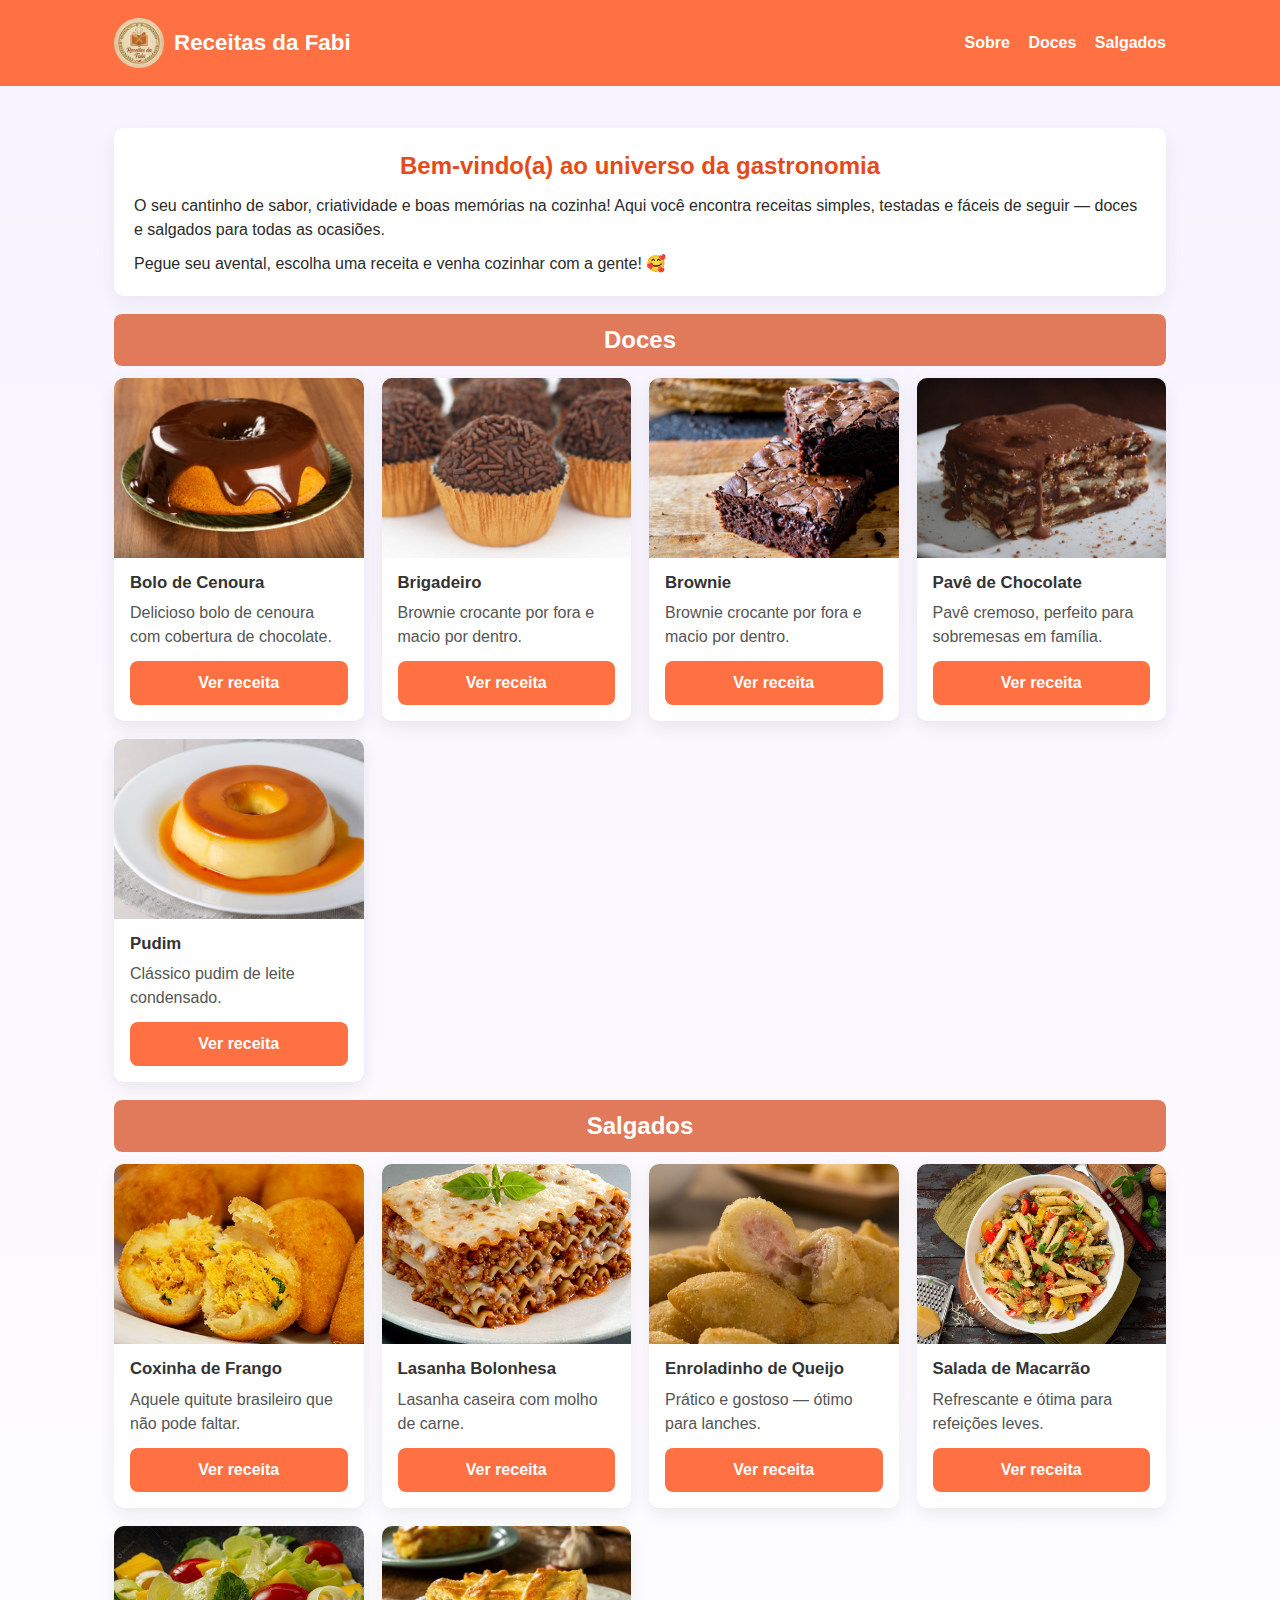
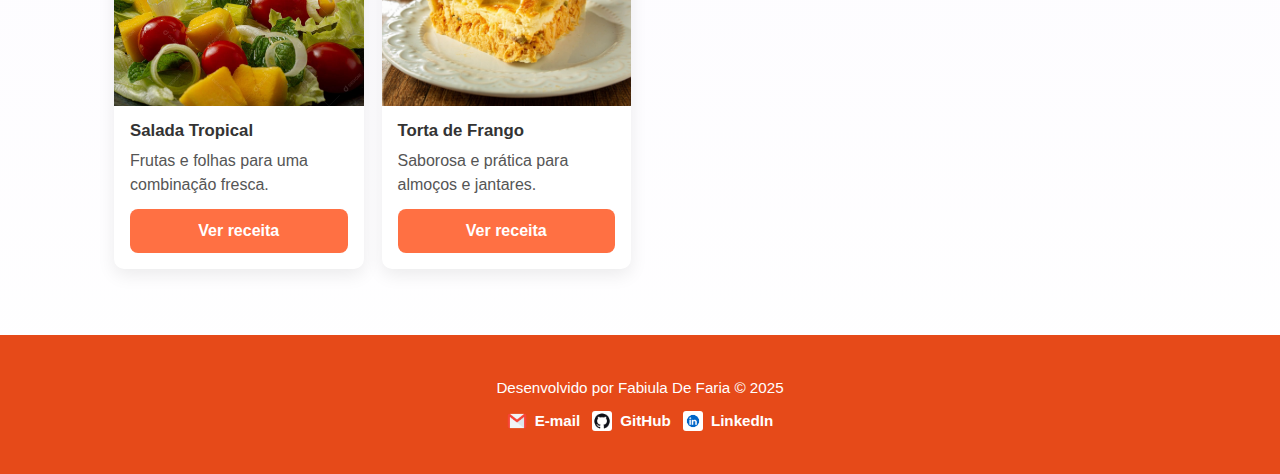
<file: index.html>
<!DOCTYPE html>
<html lang="pt-BR">
<head>
  <meta charset="utf-8">
  <meta name="viewport" content="width=device-width,initial-scale=1">
  <title>Receitas da Fabi</title>
  <link rel="shortcut icon" href="img/logoReceitas.png" type="image/x-icon">
  <link rel="stylesheet" href="style.css">
</head>
<body>

<header class="site-header">
  <div class="container header-inner">
      
     
    
      <div class="brand-area">
        <img src="img/logoReceitas.png" alt="Logo Receitas da Fabi" class="logo">
        <h1 class="brand">Receitas da Fabi</h1>
      </div>

      <nav class="main-nav" aria-label="Menu principal">
        <a href="#sobre">Sobre</a>
        <a href="#doces">Doces</a>
        <a href="#salgados">Salgados</a>
      </nav>
  </div>
</header>
  <main class="container">
    <section id="sobre" class="sobre">
      <h2>Bem-vindo(a) ao universo da gastronomia</h2>
      <p>O seu cantinho de sabor, criatividade e boas memórias na cozinha! Aqui você encontra receitas simples, testadas e fáceis de seguir — doces e salgados para todas as ocasiões.</p>
      <p class="lead">Pegue seu avental, escolha uma receita e venha cozinhar com a gente! 🥰</p>
    </section>

    <section id="doces" class="cards-section">
      <h2>Doces</h2>
      <div class="grid">
        <article class="card">
          <img src="img/bolo-cenoura.jpg" alt="Bolo de cenoura com cobertura de chocolate">
          <h3>Bolo de Cenoura</h3>
          <p>Delicioso bolo de cenoura com cobertura de chocolate.</p>
          <a href="bolocenoura.html" class="btn">Ver receita</a>
        </article>

        <article class="card">
          <img src="img/brigadeiro.jpg" alt="Brigadeiro clássico">
          <h3>Brigadeiro</h3>
          <p>Brownie crocante por fora e macio por dentro.</p>
          <a href="brigadeiro.html" class="btn">Ver receita</a>
        </article>

        <article class="card">
          <img src="img/brownie.jpg" alt="Brownie clássico">
          <h3>Brownie</h3>
          <p>Brownie crocante por fora e macio por dentro.</p>
          <a href="brownie.html" class="btn">Ver receita</a>
        </article>

        <article class="card">
          <img src="img/pave.jpg" alt="Pavê de chocolate">
          <h3>Pavê de Chocolate</h3>
          <p>Pavê cremoso, perfeito para sobremesas em família.</p>
          <a href="pave.html" class="btn">Ver receita</a>
        </article>

        <article class="card">
          <img src="img/pudim.jpg" alt="Pudim tradicional">
          <h3>Pudim</h3>
          <p>Clássico pudim de leite condensado.</p>
          <a href="pudim.html" class="btn">Ver receita</a>
        </article>
      </div>
    </section>

    <section id="salgados" class="cards-section">
      <h2>Salgados</h2>
      <div class="grid">
        <article class="card">
          <img src="img/COXINHAS.jpg" alt="Coxinha de frango">
          <h3>Coxinha de Frango</h3>
          <p>Aquele quitute brasileiro que não pode faltar.</p>
          <a href="coxinha.html" class="btn">Ver receita</a>
        </article>

        <article class="card">
          <img src="img/LASANHA-BOLONHESA.jpg" alt="Lasanha à bolonhesa">
          <h3>Lasanha Bolonhesa</h3>
          <p>Lasanha caseira com molho de carne.</p>
          <a href="lasanha.html" class="btn">Ver receita</a>
        </article>

        <article class="card">
          <img src="img/enroladinho.jpg" alt="Enroladinho de queijo">
          <h3>Enroladinho de Queijo</h3>
          <p>Prático e gostoso — ótimo para lanches.</p>
          <a href="enroladinho.html" class="btn">Ver receita</a>
        </article>

        <article class="card">
          <img src="img/salada-de-macarrao.jpg" alt="Salada de macarrão">
          <h3>Salada de Macarrão</h3>
          <p>Refrescante e ótima para refeições leves.</p>
          <a href="saladamacarrao.html" class="btn">Ver receita</a>
        </article>

        <article class="card">
          <img src="img/salada_tropical.jpg" alt="Salada tropical">
          <h3>Salada Tropical</h3>
          <p>Frutas e folhas para uma combinação fresca.</p>
          <a href="saladatropical.html" class="btn">Ver receita</a>
        </article>

        <article class="card">
          <img src="img/torta-frango.jpg" alt="Torta de frango">
          <h3>Torta de Frango</h3>
          <p>Saborosa e prática para almoços e jantares.</p>
          <a href="tortafrango.html" class="btn">Ver receita</a>
        </article>
      </div>
    </section>
  </main>

  <footer class="site-footer">
    <div class="container footer-inner">
      <p>Desenvolvido por Fabiula De Faria © 2025</p>
      <div class="footer-links">
        <a href="mailto:fabiulafaria@gmail.com"><img src="img/email.png" alt=""> E-mail</a>
        <a href="https://github.com/fabiuladefaria" target="_blank" rel="noopener"><img src="img/github.jpg" alt=""> GitHub</a>
        <a href="https://www.linkedin.com/in/fabiuladefaria" target="_blank" rel="noopener"><img src="img/linkedin.png" alt=""> LinkedIn</a>
      </div>
    </div>
  </footer>
</body>
</html>
</file>
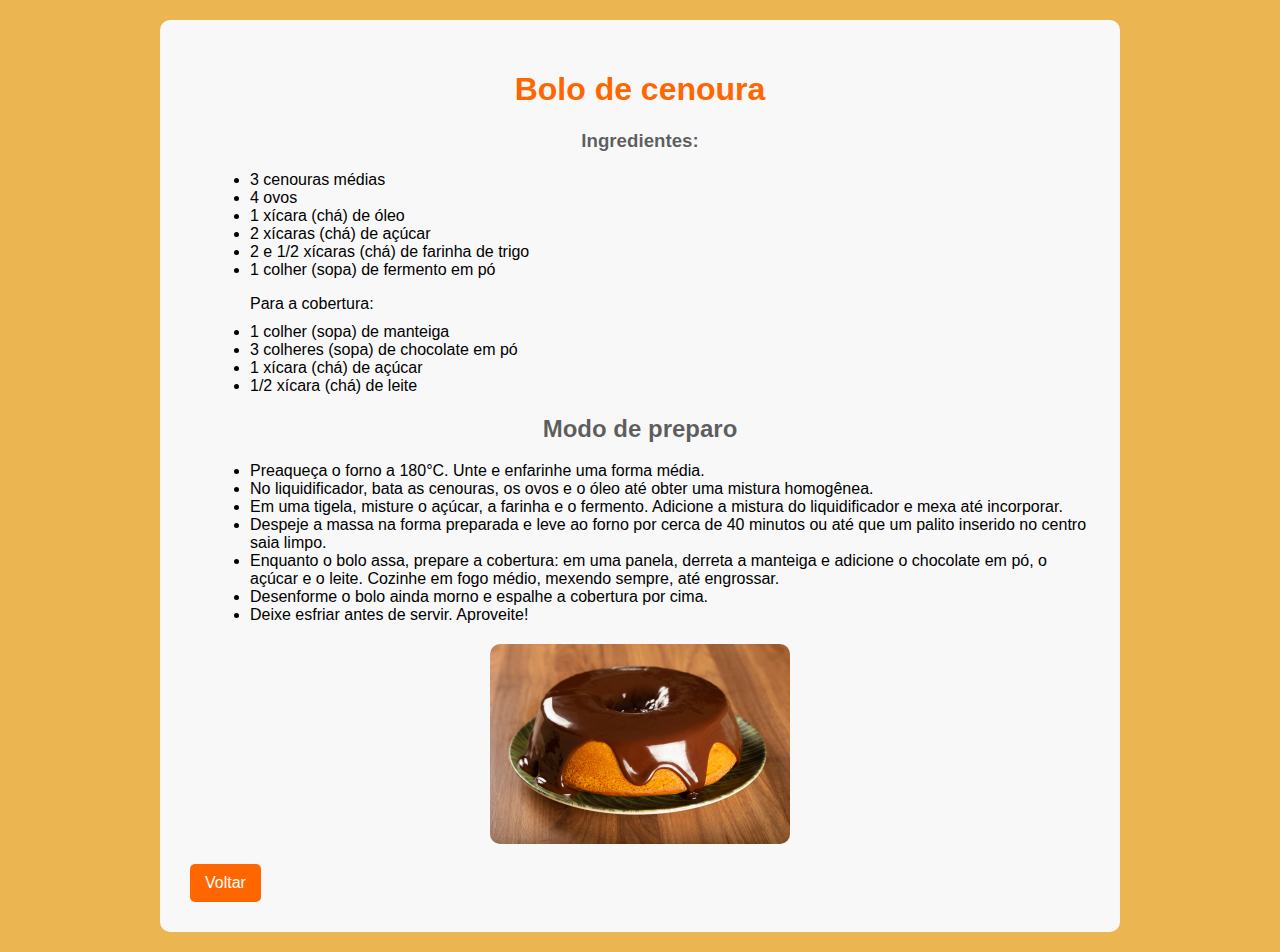
<file: bolocenoura.html>
<!DOCTYPE html>
<html lang="pt-br">
<head>
    <meta charset="UTF-8">
    <meta name="viewport" content="width=device-width, initial-scale=1.0">
    <link rel="shortcut icon" href="img/ff.png" type="image/x-icon" />
    <title>Bolo de cenoura</title>
    <style>
        html{
            scroll-behavior: smooth;
            background-color: #ebb551;
        }
        body {
            font-family: Arial, sans-serif;
            margin: 50px;
            padding: 30px;
            background-color: #f8f8f8;
            border-radius: 10px;
            max-width: 900px;
            margin: 20px auto;
        }

        h1 {
            color: #ff6600;
            text-align: center;
        }

        h2 {
            text-align: center;
            color: rgba(0, 0, 0, 0.623);
        }
        h3 {
            text-align: center;
            color: rgba(0, 0, 0, 0.623);
        }

        p {
            margin-bottom: 10px;
        }

        ul {
            margin-left: 20px;
        }

        img {
            margin-top: 20px;
            border-radius: 10px;
            display: block;
            margin-left: auto;
            margin-right: auto;
            max-width: 100%;
        }

        a {
            display: inline-block;
            margin-top: 20px;
            padding: 10px 15px;
            background-color: #ff6600;
            color: white;
            border-radius: 5px;
            text-decoration: none;
        }

        a:hover {
            background-color: #e65c00;
        }
         /* Responsividade */
    @media (max-width: 600px) {
      body {
        padding: 15px;
      }
    }
    </style>
</head>

<body>
    <h1>Bolo de cenoura</h1>
    <h3>Ingredientes:</h3>
    <ul>
        <li>3 cenouras médias</li>
        <li>4 ovos</li>
        <li>1 xícara (chá) de óleo</li>
        <li>2 xícaras (chá) de açúcar</li>
        <li>2 e 1/2 xícaras (chá) de farinha de trigo</li>
        <li>1 colher (sopa) de fermento em pó</li>
        <p>Para a cobertura:</p>
        <li>1 colher (sopa) de manteiga</li>
        <li>3 colheres (sopa) de chocolate em pó</li>
        <li>1 xícara (chá) de açúcar</li>
        <li>1/2 xícara (chá) de leite</li>
    </ul>

    <h2>Modo de preparo</h2>
    <ul>
        <li>Preaqueça o forno a 180°C. Unte e enfarinhe uma forma média.</li>
        <li>No liquidificador, bata as cenouras, os ovos e o óleo até obter uma mistura homogênea.</li>
        <li>Em uma tigela, misture o açúcar, a farinha e o fermento. Adicione a mistura do liquidificador e mexa até incorporar.</li>
        <li>Despeje a massa na forma preparada e leve ao forno por cerca de 40 minutos ou até que um palito inserido no centro saia limpo.</li>
        <li>Enquanto o bolo assa, prepare a cobertura: em uma panela, derreta a manteiga e adicione o chocolate em pó, o açúcar e o leite. Cozinhe em fogo médio, mexendo sempre, até engrossar.</li>
        <li>Desenforme o bolo ainda morno e espalhe a cobertura por cima.</li>
        <li>Deixe esfriar antes de servir. Aproveite!</li>

    </ul>

    <img src="img/bolo-cenoura.jpg" width="300">
    <a href="index.html">Voltar</a>

    
</body>
</html>
</file>
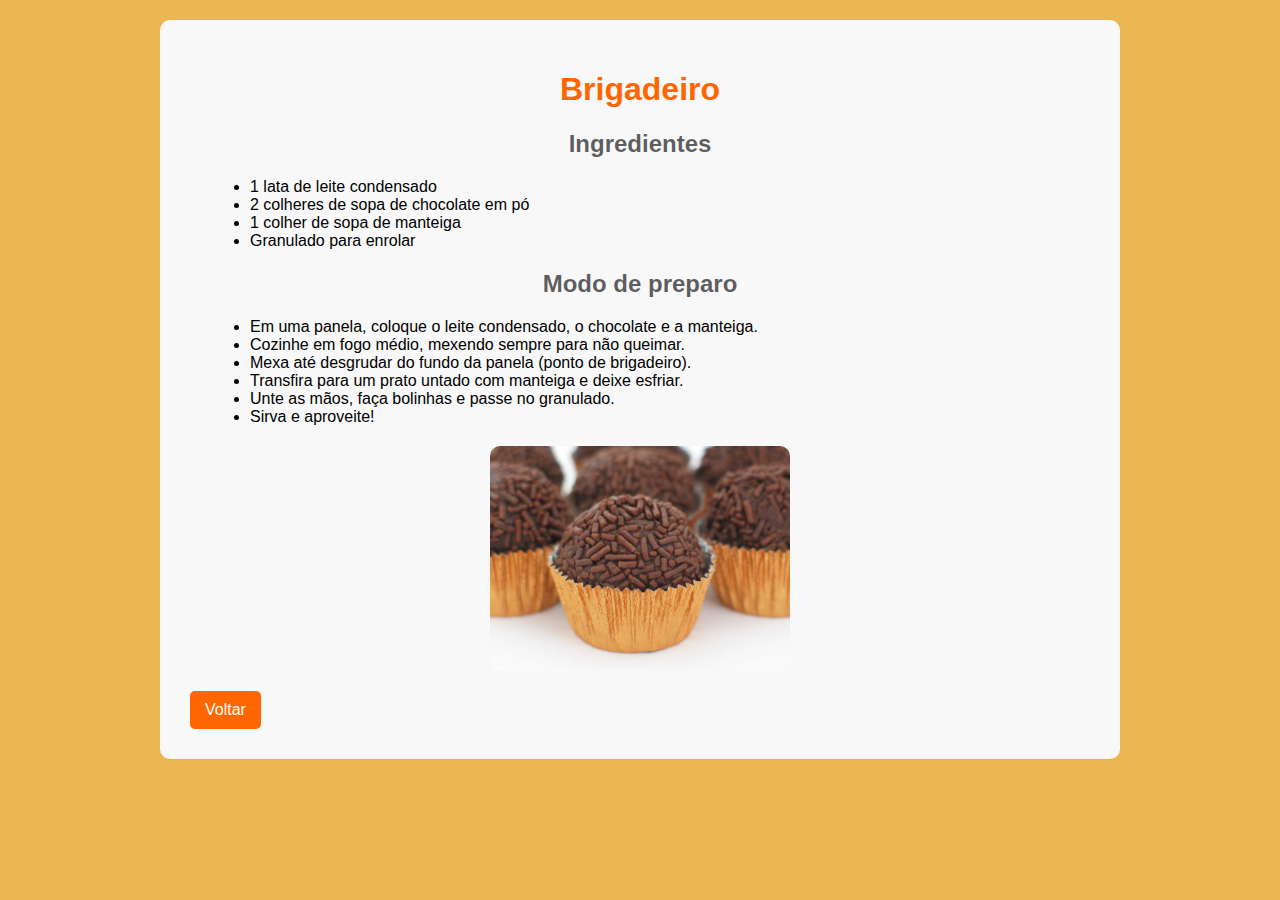
<file: brigadeiro.html>
<!DOCTYPE html>
<html lang="pt-br">
<head>
    <meta charset="UTF-8">
    <meta name="viewport" content="width=device-width, initial-scale=1.0">
    <link rel="shortcut icon" href="img/ff.png" type="image/x-icon" />
    <title>Brigadeiro</title>
</head>

<style>
    html {
        scroll-behavior: smooth;
        background-color: #ebb551;
    }
    body {
        font-family: Arial, sans-serif;
        margin: 50px;
        padding: 30px;
        background-color: #f8f8f8;
        border-radius: 10px;
        max-width: 900px;
        margin: 20px auto;
    }

    h1 {
        color: #ff6600;
        text-align: center;
    }

    h2 {
        text-align: center;
        color: rgba(0, 0, 0, 0.623);
    }

    h3 {
        text-align: center;
        color: rgba(0, 0, 0, 0.623);
    }

    p {
        margin-bottom: 10px;
    }

    ul {
        margin-left: 20px;
    }

    img {
        margin-top: 20px;
        border-radius: 10px;
        display: block;
        margin-left: auto;
        margin-right: auto;
        max-width: 100%;
    }

    a {
        display: inline-block;
        margin-top: 20px;
        padding: 10px 15px;
        background-color: #ff6600;
        color: white;
        border-radius: 5px;
        text-decoration: none;
    }

    a:hover {
        background-color: #e65c00;
    }

    /* Responsividade */
    @media (max-width: 600px) {
        body {
            padding: 15px;
        }
    }
</style>

<body>
    <h1>Brigadeiro</h1>

    <h2>Ingredientes</h2>
    <ul>
        <li>1 lata de leite condensado</li>
        <li>2 colheres de sopa de chocolate em pó</li>
        <li>1 colher de sopa de manteiga</li>
        <li>Granulado para enrolar</li>
    </ul>

    <h2>Modo de preparo</h2>
    <ul>
        <li>Em uma panela, coloque o leite condensado, o chocolate e a manteiga.</li>
        <li>Cozinhe em fogo médio, mexendo sempre para não queimar.</li>
        <li>Mexa até desgrudar do fundo da panela (ponto de brigadeiro).</li>
        <li>Transfira para um prato untado com manteiga e deixe esfriar.</li>
        <li>Unte as mãos, faça bolinhas e passe no granulado.</li>
        <li>Sirva e aproveite!</li>
    </ul>

    <img src="img/brigadeiro.jpg" alt="Brigadeiro" width="300">

    <a href="index.html">Voltar</a>
</body>
</html>
</file>
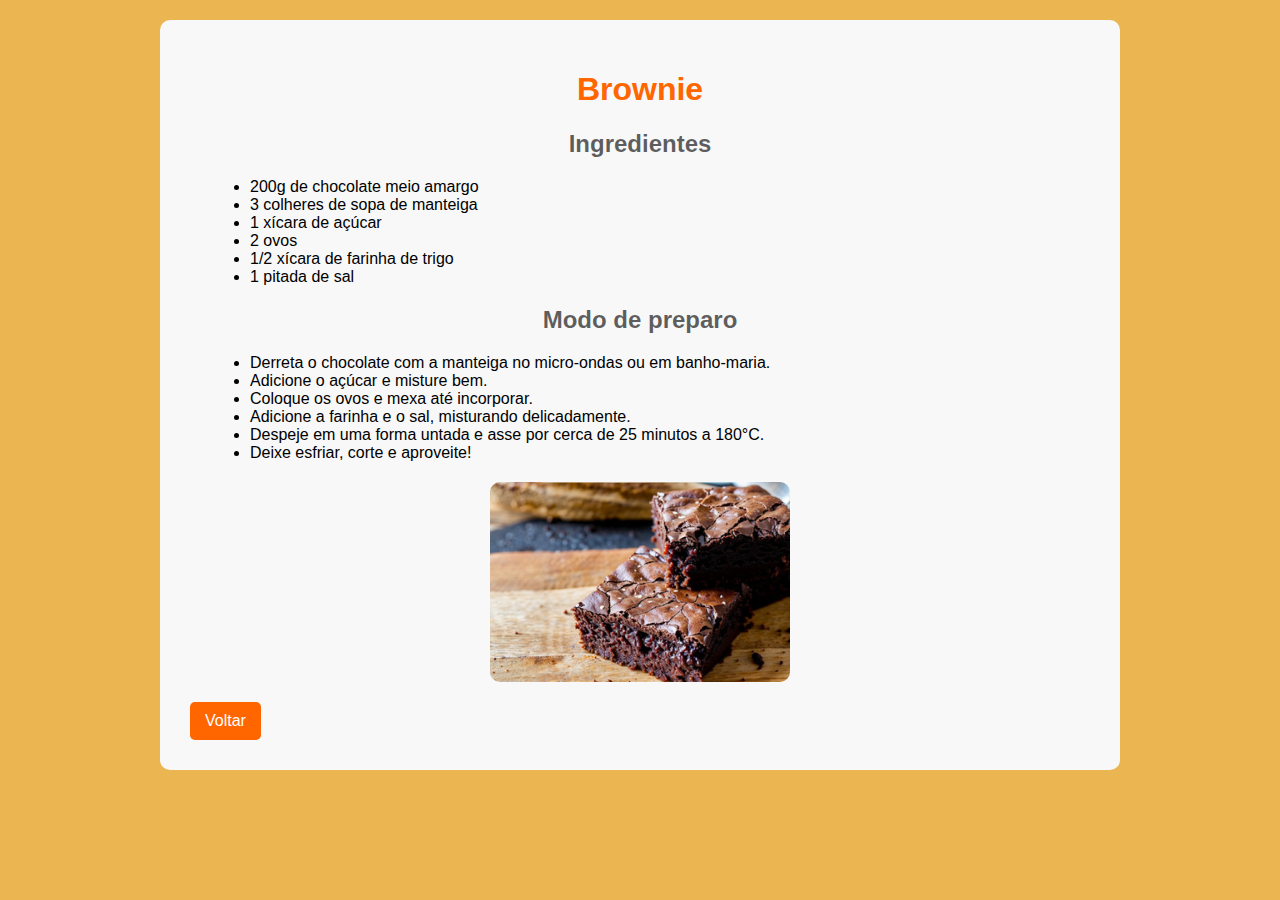
<file: brownie.html>
<!DOCTYPE html>
<html lang="pt-br">
<head>
    <meta charset="UTF-8">
    <meta name="viewport" content="width=device-width, initial-scale=1.0">
    <link rel="shortcut icon" href="img/ff.png" type="image/x-icon" />
    <title>Brownie</title>
</head>

<style>
    html {
        scroll-behavior: smooth;
        background-color: #ebb551;
    }
    body {
        font-family: Arial, sans-serif;
        margin: 50px;
        padding: 30px;
        background-color: #f8f8f8;
        border-radius: 10px;
        max-width: 900px;
        margin: 20px auto;
    }
    h1 {
        color: #ff6600;
        text-align: center;
    }
    h2 {
        text-align: center;
        color: rgba(0, 0, 0, 0.623);
    }
    ul {
        margin-left: 20px;
    }
    img {
        margin-top: 20px;
        border-radius: 10px;
        display: block;
        margin-left: auto;
        margin-right: auto;
        max-width: 100%;
    }
    a {
        display: inline-block;
        margin-top: 20px;
        padding: 10px 15px;
        background-color: #ff6600;
        color: white;
        border-radius: 5px;
        text-decoration: none;
    }
    a:hover {
        background-color: #e65c00;
    }
</style>

<body>
    <h1>Brownie</h1>

    <h2>Ingredientes</h2>
    <ul>
        <li>200g de chocolate meio amargo</li>
        <li>3 colheres de sopa de manteiga</li>
        <li>1 xícara de açúcar</li>
        <li>2 ovos</li>
        <li>1/2 xícara de farinha de trigo</li>
        <li>1 pitada de sal</li>
    </ul>

    <h2>Modo de preparo</h2>
    <ul>
        <li>Derreta o chocolate com a manteiga no micro-ondas ou em banho-maria.</li>
        <li>Adicione o açúcar e misture bem.</li>
        <li>Coloque os ovos e mexa até incorporar.</li>
        <li>Adicione a farinha e o sal, misturando delicadamente.</li>
        <li>Despeje em uma forma untada e asse por cerca de 25 minutos a 180°C.</li>
        <li>Deixe esfriar, corte e aproveite!</li>
    </ul>

    <img src="img/brownie.jpg" alt="Brownie" width="300">

    <a href="index.html">Voltar</a>
</body>
</html>
</file>
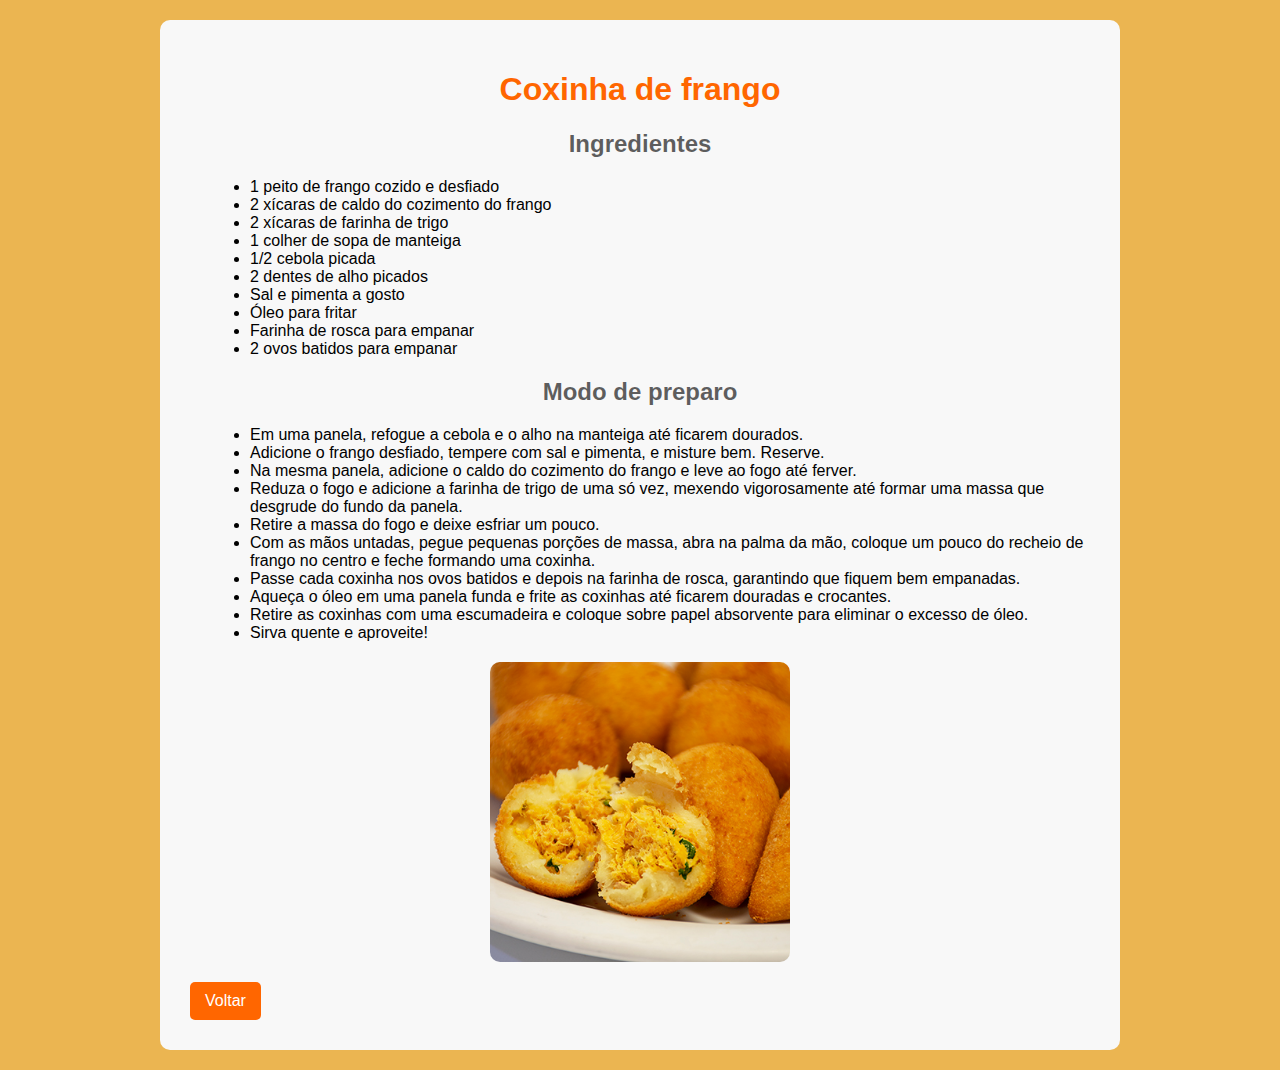
<file: coxinha.html>
<!DOCTYPE html>
<html lang="en">
<head>
    <meta charset="UTF-8">
    <meta name="viewport" content="width=device-width, initial-scale=1.0">
    <link rel="shortcut icon" href="img/ff.png" type="image/x-icon" />
    <title>Coxinha de frango</title>
</head>
    <style>
        html{
            scroll-behavior: smooth;
            background-color: #ebb551;
        }
        body {
            font-family: Arial, sans-serif;
            margin: 50px;
            padding: 30px;
            background-color: #f8f8f8;
            border-radius: 10px;
            max-width: 900px;
            margin: 20px auto;
        }

        h1 {
            color: #ff6600;
            text-align: center;
        }

        h2 {
            text-align: center;
            color: rgba(0, 0, 0, 0.623);
        }
        h3 {
            text-align: center;
            color: rgba(0, 0, 0, 0.623);
        }

        p {
            margin-bottom: 10px;
        }

        ul {
            margin-left: 20px;
        }

        img {
            margin-top: 20px;
            border-radius: 10px;
            display: block;
            margin-left: auto;
            margin-right: auto;
            max-width: 100%;
        }

        a {
            display: inline-block;
            margin-top: 20px;
            padding: 10px 15px;
            background-color: #ff6600;
            color: white;
            border-radius: 5px;
            text-decoration: none;
        }

        a:hover {
            background-color: #e65c00;
        }
         /* Responsividade */
    @media (max-width: 600px) {
      body {
        padding: 15px;
      }
    }
    </style>
<body>
    <h1>Coxinha de frango</h1>
    <h2>Ingredientes</h2>
    <ul> 
        <li>1 peito de frango cozido e desfiado</li>
        <li>2 xícaras de caldo do cozimento do frango</li>
        <li>2 xícaras de farinha de trigo</li>
        <li>1 colher de sopa de manteiga</li>
        <li>1/2 cebola picada</li>
        <li>2 dentes de alho picados</li>
        <li>Sal e pimenta a gosto</li>
        <li>Óleo para fritar</li>
        <li>Farinha de rosca para empanar</li>
        <li>2 ovos batidos para empanar</li>
    </ul>
    <h2>Modo de preparo</h2>
    <ul>
        <li>Em uma panela, refogue a cebola e o alho na manteiga até ficarem dourados.</li>
        <li>Adicione o frango desfiado, tempere com sal e pimenta, e misture bem. Reserve.</li>
        <li>Na mesma panela, adicione o caldo do cozimento do frango e leve ao fogo até ferver.</li>
        <li>Reduza o fogo e adicione a farinha de trigo de uma só vez, mexendo vigorosamente até formar uma massa que desgrude do fundo da panela.</li>
        <li>Retire a massa do fogo e deixe esfriar um pouco.</li>
        <li>Com as mãos untadas, pegue pequenas porções de massa, abra na palma da mão, coloque um pouco do recheio de frango no centro e feche formando uma coxinha.</li>
        <li>Passe cada coxinha nos ovos batidos e depois na farinha de rosca, garantindo que fiquem bem empanadas.</li>
        <li>Aqueça o óleo em uma panela funda e frite as coxinhas até ficarem douradas e crocantes.</li>
        <li>Retire as coxinhas com uma escumadeira e coloque sobre papel absorvente para eliminar o excesso de óleo.</li>
        <li>Sirva quente e aproveite!</li> 
    </ul>
    <img src="img/COXINHAS.jpg" alt="Coxinha de frango" width="300">
    <a href="index.html">Voltar</a>
</body>
</html>
</file>
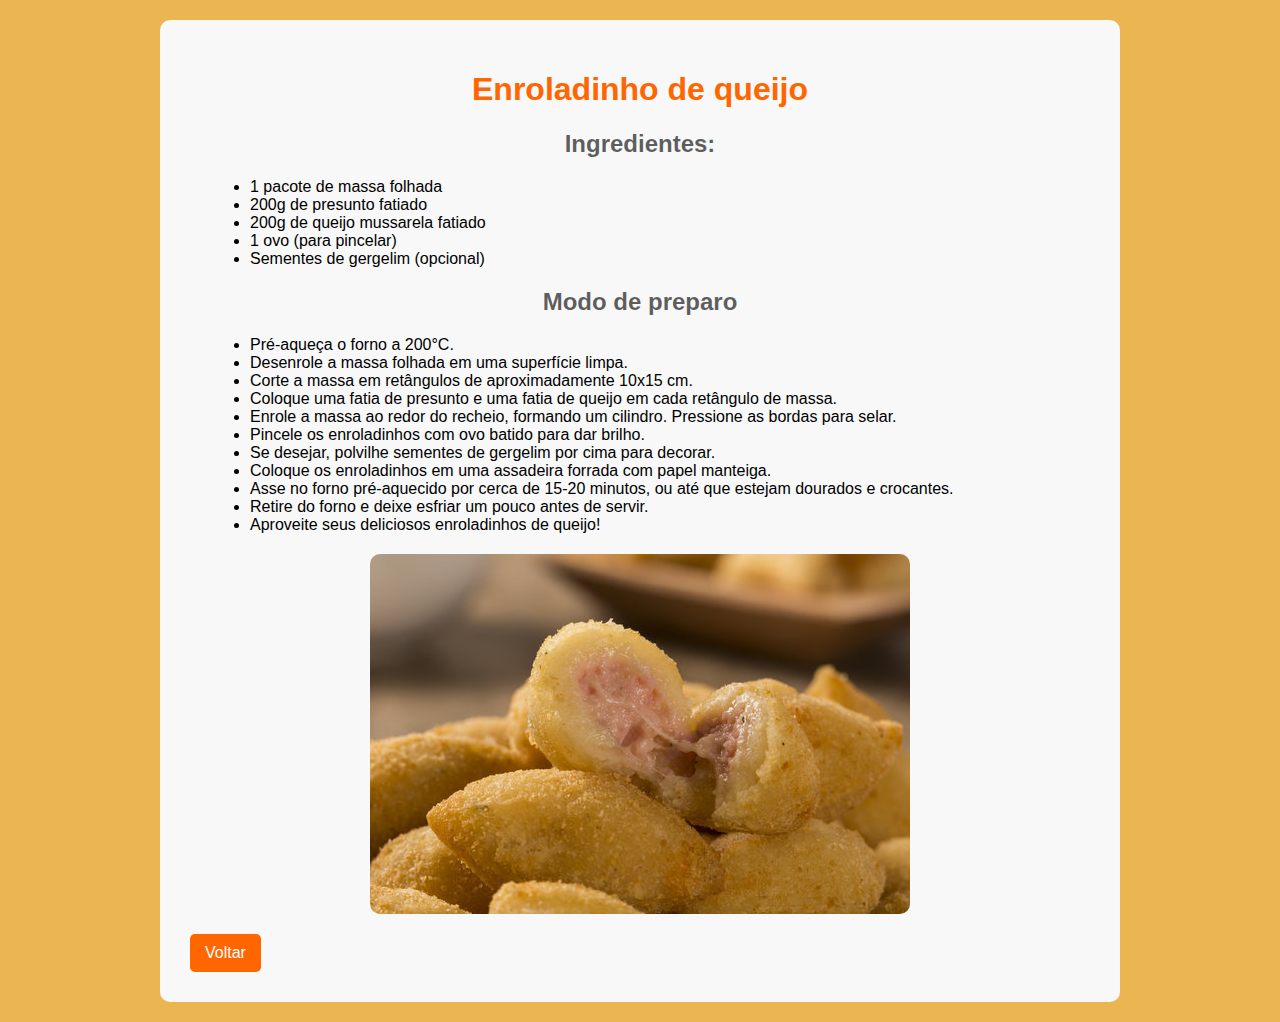
<file: enroladinho.html>
<!DOCTYPE html>
<html lang="en">
<head>
    <meta charset="UTF-8">
    <meta name="viewport" content="width=device-width, initial-scale=1.0">
    <link rel="shortcut icon" href="img/ff.png" type="image/x-icon" />
    <title>Enroladinho de queijo</title>
</head>
 <style>
        html{
            scroll-behavior: smooth;
            background-color: #ebb551;
        }
        body {
            font-family: Arial, sans-serif;
            margin: 50px;
            padding: 30px;
            background-color: #f8f8f8;
            border-radius: 10px;
            max-width: 900px;
            margin: 20px auto;
        }

        h1 {
            color: #ff6600;
            text-align: center;
        }

        h2 {
            text-align: center;
            color: rgba(0, 0, 0, 0.623);
        }
        h3 {
            text-align: center;
            color: rgba(0, 0, 0, 0.623);
        }

        p {
            margin-bottom: 10px;
        }

        ul {
            margin-left: 20px;
        }

        img {
            margin-top: 20px;
            border-radius: 10px;
            display: block;
            margin-left: auto;
            margin-right: auto;
            max-width: 100%;
        }

        a {
            display: inline-block;
            margin-top: 20px;
            padding: 10px 15px;
            background-color: #ff6600;
            color: white;
            border-radius: 5px;
            text-decoration: none;
        }

        a:hover {
            background-color: #e65c00;
        }
         /* Responsividade */
    @media (max-width: 600px) {
      body {
        padding: 15px;
      }
    }
    </style>
<body>
    <h1>Enroladinho de queijo</h1>
    <h2>Ingredientes:</h2>
    <ul>
        <li>1 pacote de massa folhada</li>
        <li>200g de presunto fatiado</li>
        <li>200g de queijo mussarela fatiado</li>
        <li>1 ovo (para pincelar)</li>
        <li>Sementes de gergelim (opcional)</li>
    </ul>
    <h2>Modo de preparo</h2>
    <ul>
        <li>Pré-aqueça o forno a 200°C.</li>
        <li>Desenrole a massa folhada em uma superfície limpa.</li>
        <li>Corte a massa em retângulos de aproximadamente 10x15 cm.</li>
        <li>Coloque uma fatia de presunto e uma fatia de queijo em cada retângulo de massa.</li>
        <li>Enrole a massa ao redor do recheio, formando um cilindro. Pressione as bordas para selar.</li>
        <li>Pincele os enroladinhos com ovo batido para dar brilho.</li>
        <li>Se desejar, polvilhe sementes de gergelim por cima para decorar.</li>
        <li>Coloque os enroladinhos em uma assadeira forrada com papel manteiga.</li>
        <li>Asse no forno pré-aquecido por cerca de 15-20 minutos, ou até que estejam dourados e crocantes.</li>
        <li>Retire do forno e deixe esfriar um pouco antes de servir.</li>
        <li>Aproveite seus deliciosos enroladinhos de queijo!</li>
    </ul>
    <img src="img/enroladinho.jpg" alt="Enroladinho de queijo">
    <a href="index.html">Voltar</a>
</body>
</html>
</file>
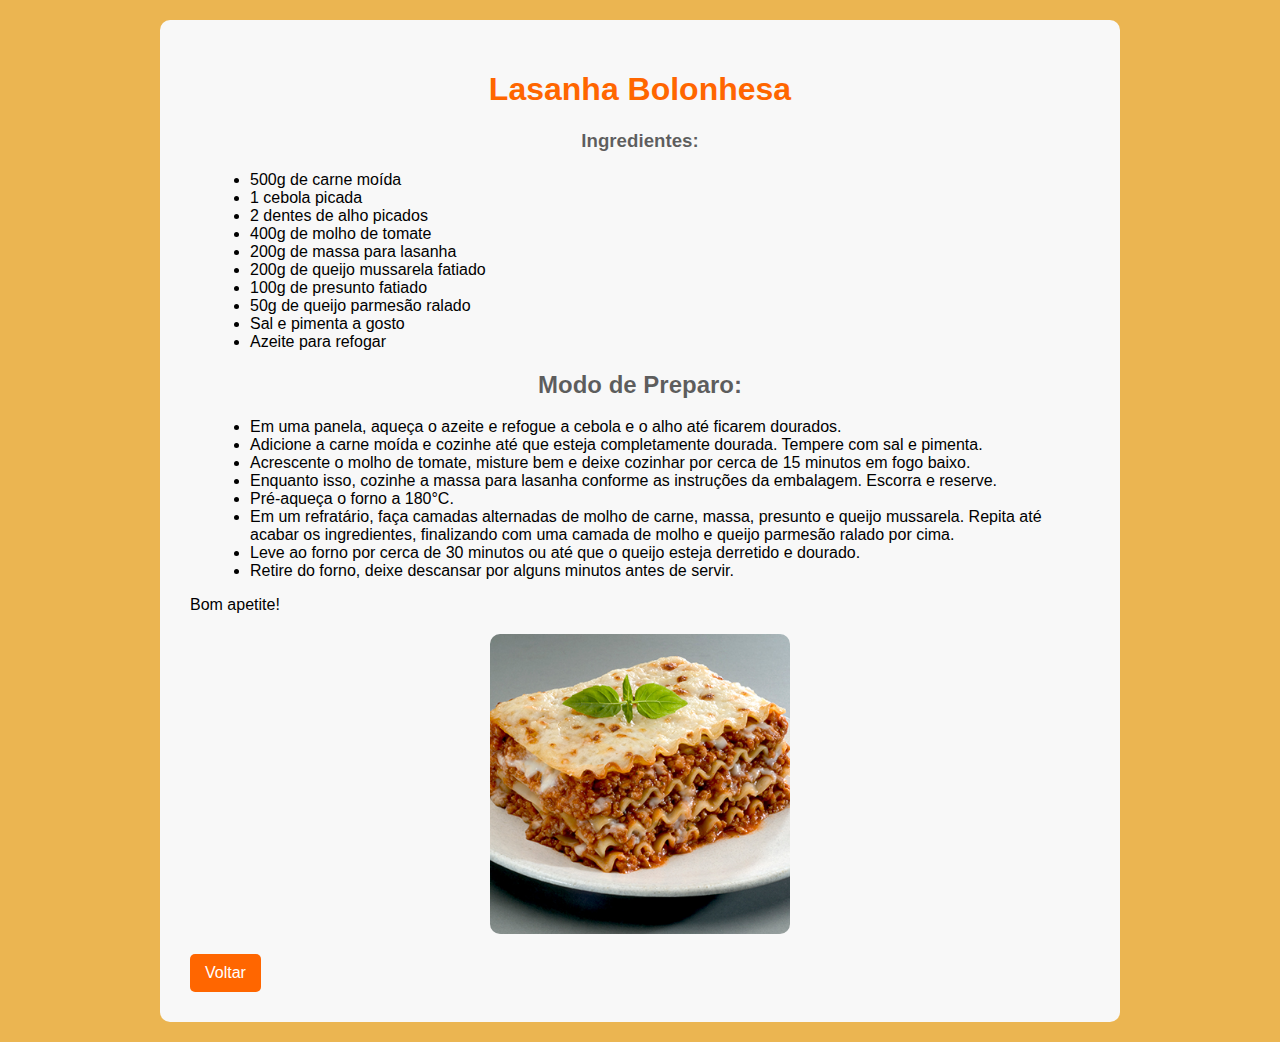
<file: lasanha.html>
<!DOCTYPE html>
<html lang="en">
<head>
    <meta charset="UTF-8">
    <meta name="viewport" content="width=device-width, initial-scale=1.0">
    <link rel="shortcut icon" href="img/ff.png" type="image/x-icon" />
    <title>Lasanha bolonhesa</title>
        <style>
        html{
            scroll-behavior: smooth;
            background-color: #ebb551;
        }
        body {
            font-family: Arial, sans-serif;
            margin: 50px;
            padding: 30px;
            background-color: #f8f8f8;
            border-radius: 10px;
            max-width: 900px;
            margin: 20px auto;
        }

        h1 {
            color: #ff6600;
            text-align: center;
        }

        h2 {
            text-align: center;
            color: rgba(0, 0, 0, 0.623);
        }
        h3 {
            text-align: center;
            color: rgba(0, 0, 0, 0.623);
        }

        p {
            margin-bottom: 10px;
        }

        ul {
            margin-left: 20px;
        }

        img {
            margin-top: 20px;
            border-radius: 10px;
            display: block;
            margin-left: auto;
            margin-right: auto;
            max-width: 100%;
        }

        a {
            display: inline-block;
            margin-top: 20px;
            padding: 10px 15px;
            background-color: #ff6600;
            color: white;
            border-radius: 5px;
            text-decoration: none;
        }

        a:hover {
            background-color: #e65c00;
        }
         /* Responsividade */
    @media (max-width: 600px) {
      body {
        padding: 15px;
      }
    }
    </style>
</head>
<body>
    <h1>Lasanha Bolonhesa</h1>
<h3>Ingredientes:</h3>
    <ul>
        <li>500g de carne moída</li>
        <li>1 cebola picada</li>
        <li>2 dentes de alho picados</li>
        <li>400g de molho de tomate</li>
        <li>200g de massa para lasanha</li>
        <li>200g de queijo mussarela fatiado</li>
        <li>100g de presunto fatiado</li>
        <li>50g de queijo parmesão ralado</li>
        <li>Sal e pimenta a gosto</li>
        <li>Azeite para refogar</li>
    </ul>

<h2>Modo de Preparo:</h2>
    <ul>
        <li>Em uma panela, aqueça o azeite e refogue a cebola e o alho até ficarem dourados.</li>
        <li>Adicione a carne moída e cozinhe até que esteja completamente dourada. Tempere com sal e pimenta.</li>
        <li>Acrescente o molho de tomate, misture bem e deixe cozinhar por cerca de 15 minutos em fogo baixo.</li>
        <li>Enquanto isso, cozinhe a massa para lasanha conforme as instruções da embalagem. Escorra e reserve.</li>
        <li>Pré-aqueça o forno a 180°C.</li>
        <li>Em um refratário, faça camadas alternadas de molho de carne, massa, presunto e queijo mussarela. Repita até acabar os ingredientes, finalizando com uma camada de molho e queijo parmesão ralado por cima.</li>
        <li>Leve ao forno por cerca de 30 minutos ou até que o queijo esteja derretido e dourado.</li>
        <li>Retire do forno, deixe descansar por alguns minutos antes de servir.</li>
    </ul>

    <p>Bom apetite!</p>

    <img src="img/LASANHA-BOLONHESA.jpg" width="300">
    <a href="index.html">Voltar</a>

    
</body>
</html>
</file>
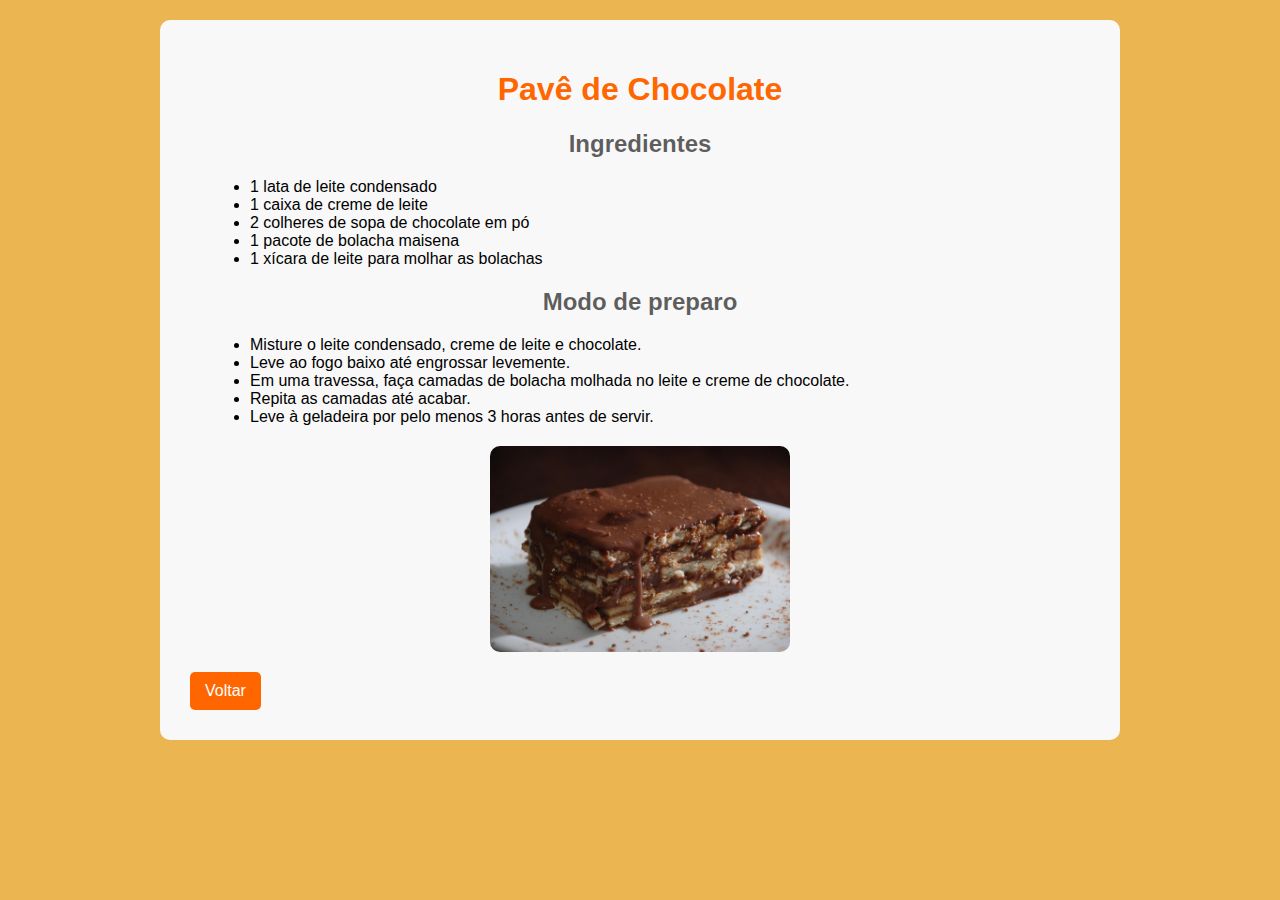
<file: pave.html>
<!DOCTYPE html>
<html lang="pt-br">
<head>
    <meta charset="UTF-8">
    <meta name="viewport" content="width=device-width, initial-scale=1.0">
    <link rel="shortcut icon" href="img/ff.png" type="image/x-icon" />
    <title>Pavê de Chocolate</title>
</head>

<style>
    html {
        scroll-behavior: smooth;
        background-color: #ebb551;
    }
    body {
        font-family: Arial, sans-serif;
        margin: 50px;
        padding: 30px;
        background-color: #f8f8f8;
        border-radius: 10px;
        max-width: 900px;
        margin: 20px auto;
    }
    h1 {
        color: #ff6600;
        text-align: center;
    }
    h2 {
        text-align: center;
        color: rgba(0, 0, 0, 0.623);
    }
    ul {
        margin-left: 20px;
    }
    img {
        margin-top: 20px;
        border-radius: 10px;
        display: block;
        margin-left: auto;
        margin-right: auto;
        max-width: 100%;
    }
    a {
        display: inline-block;
        margin-top: 20px;
        padding: 10px 15px;
        background-color: #ff6600;
        color: white;
        border-radius: 5px;
        text-decoration: none;
    }
    a:hover {
        background-color: #e65c00;
    }
</style>

<body>
    <h1>Pavê de Chocolate</h1>

    <h2>Ingredientes</h2>
    <ul>
        <li>1 lata de leite condensado</li>
        <li>1 caixa de creme de leite</li>
        <li>2 colheres de sopa de chocolate em pó</li>
        <li>1 pacote de bolacha maisena</li>
        <li>1 xícara de leite para molhar as bolachas</li>
    </ul>

    <h2>Modo de preparo</h2>
    <ul>
        <li>Misture o leite condensado, creme de leite e chocolate.</li>
        <li>Leve ao fogo baixo até engrossar levemente.</li>
        <li>Em uma travessa, faça camadas de bolacha molhada no leite e creme de chocolate.</li>
        <li>Repita as camadas até acabar.</li>
        <li>Leve à geladeira por pelo menos 3 horas antes de servir.</li>
    </ul>

    <img src="img/pave.jpg" alt="Pavê de chocolate" width="300">

    <a href="index.html">Voltar</a>
</body>
</html>
</file>
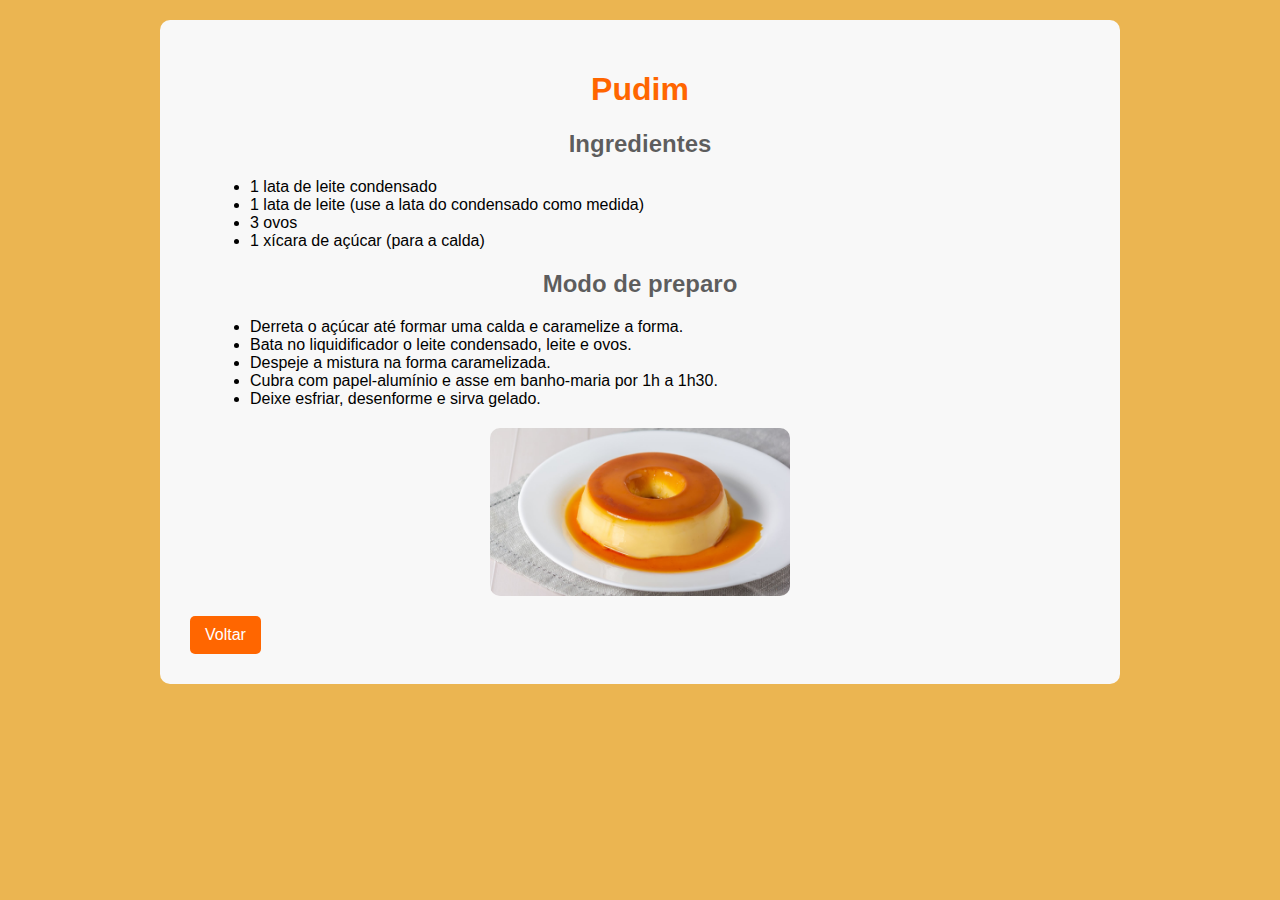
<file: pudim.html>
<!DOCTYPE html>
<html lang="pt-br">
<head>
    <meta charset="UTF-8">
    <meta name="viewport" content="width=device-width, initial-scale=1.0">
    <link rel="shortcut icon" href="img/ff.png" type="image/x-icon" />
    <title>Pudim</title>
</head>

<style>
    html {
        scroll-behavior: smooth;
        background-color: #ebb551;
    }
    body {
        font-family: Arial, sans-serif;
        margin: 50px;
        padding: 30px;
        background-color: #f8f8f8;
        border-radius: 10px;
        max-width: 900px;
        margin: 20px auto;
    }
    h1 {
        color: #ff6600;
        text-align: center;
    }
    h2 {
        text-align: center;
        color: rgba(0, 0, 0, 0.623);
    }
    ul {
        margin-left: 20px;
    }
    img {
        margin-top: 20px;
        border-radius: 10px;
        display: block;
        margin-left: auto;
        margin-right: auto;
        max-width: 100%;
    }
    a {
        display: inline-block;
        margin-top: 20px;
        padding: 10px 15px;
        background-color: #ff6600;
        color: white;
        border-radius: 5px;
        text-decoration: none;
    }
    a:hover {
        background-color: #e65c00;
    }
</style>

<body>
    <h1>Pudim</h1>

    <h2>Ingredientes</h2>
    <ul>
        <li>1 lata de leite condensado</li>
        <li>1 lata de leite (use a lata do condensado como medida)</li>
        <li>3 ovos</li>
        <li>1 xícara de açúcar (para a calda)</li>
    </ul>

    <h2>Modo de preparo</h2>
    <ul>
        <li>Derreta o açúcar até formar uma calda e caramelize a forma.</li>
        <li>Bata no liquidificador o leite condensado, leite e ovos.</li>
        <li>Despeje a mistura na forma caramelizada.</li>
        <li>Cubra com papel-alumínio e asse em banho-maria por 1h a 1h30.</li>
        <li>Deixe esfriar, desenforme e sirva gelado.</li>
    </ul>

    <img src="img/pudim.jpg" alt="Pudim" width="300">

    <a href="index.html">Voltar</a>
</body>
</html>
</file>
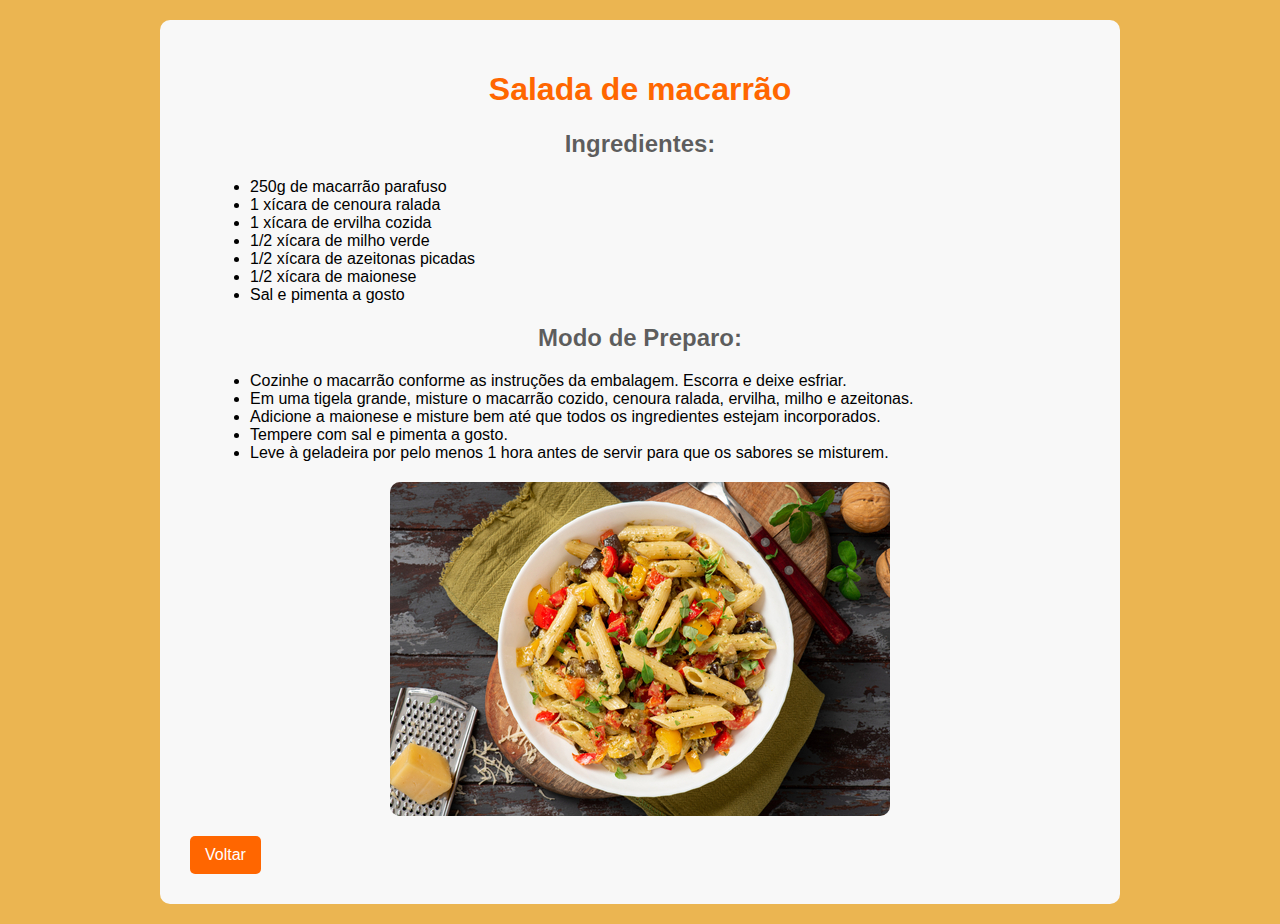
<file: saladamacarrao.html>
<!DOCTYPE html>
<html lang="en">
<head>
    <meta charset="UTF-8">
    <meta name="viewport" content="width=device-width, initial-scale=1.0">
    <link rel="shortcut icon" href="img/ff.png" type="image/x-icon" />
    
    <title>Salada de macarrão</title>
</head>
 <style>
        html{
            scroll-behavior: smooth;
            background-color: #ebb551;
        }
        body {
            font-family: Arial, sans-serif;
            margin: 50px;
            padding: 30px;
            background-color: #f8f8f8;
            border-radius: 10px;
            max-width: 900px;
            margin: 20px auto;
        }

        h1 {
            color: #ff6600;
            text-align: center;
        }

        h2 {
            text-align: center;
            color: rgba(0, 0, 0, 0.623);
        }
        h3 {
            text-align: center;
            color: rgba(0, 0, 0, 0.623);
        }

        p {
            margin-bottom: 10px;
        }

        ul {
            margin-left: 20px;
        }

        img {
            margin-top: 20px;
            border-radius: 10px;
            display: block;
            margin-left: auto;
            margin-right: auto;
            max-width: 100%;
        }

        a {
            display: inline-block;
            margin-top: 20px;
            padding: 10px 15px;
            background-color: #ff6600;
            color: white;
            border-radius: 5px;
            text-decoration: none;
        }

        a:hover {
            background-color: #e65c00;
        }
         /* Responsividade */
    @media (max-width: 600px) {
      body {
        padding: 15px;
      }
    }
    </style>
<body>
    <h1>Salada de macarrão</h1>
    <h2>Ingredientes:</h2>
    <ul>
        <li>250g de macarrão parafuso</li>
        <li>1 xícara de cenoura ralada</li>
        <li>1 xícara de ervilha cozida</li>
        <li>1/2 xícara de milho verde</li>
        <li>1/2 xícara de azeitonas picadas</li>
        <li>1/2 xícara de maionese</li>
        <li>Sal e pimenta a gosto</li>
    </ul>

    <h2>Modo de Preparo:</h2>
    <ul>
        <li>Cozinhe o macarrão conforme as instruções da embalagem. Escorra e deixe esfriar.</li>
        <li>Em uma tigela grande, misture o macarrão cozido, cenoura ralada, ervilha, milho e azeitonas.</li>
        <li>Adicione a maionese e misture bem até que todos os ingredientes estejam incorporados.</li>
        <li>Tempere com sal e pimenta a gosto.</li>
        <li>Leve à geladeira por pelo menos 1 hora antes de servir para que os sabores se misturem.</li>
    </ul>

    <img src="img/salada-de-macarrao.jpg" alt="Salada de macarrão">

    <a href="index.html">Voltar</a>   
</body>
</html>
</file>
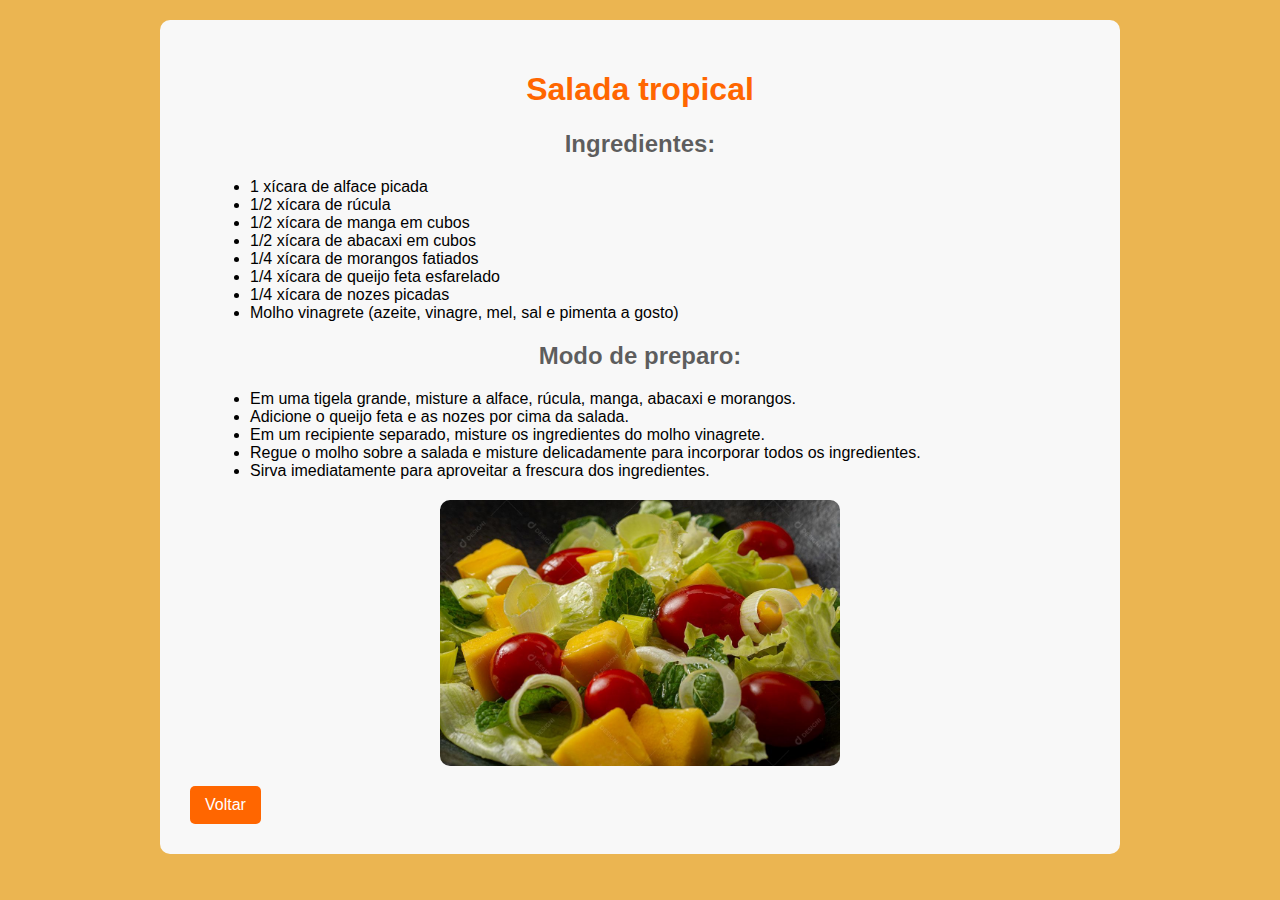
<file: saladatrop.html>
<!DOCTYPE html>
<html lang="en">
<head>
    <meta charset="UTF-8">
    <meta name="viewport" content="width=device-width, initial-scale=1.0">
    <link rel="shortcut icon" href="img/ff.png" type="image/x-icon" />
    <title>Salada tropical</title>
        <style>
        html{
            scroll-behavior: smooth;
            background-color: #ebb551;
        }
        body {
            font-family: Arial, sans-serif;
            margin: 50px;
            padding: 30px;
            background-color: #f8f8f8;
            border-radius: 10px;
            max-width: 900px;
            margin: 20px auto;
        }

        h1 {
            color: #ff6600;
            text-align: center;
        }

        h2 {
            text-align: center;
            color: rgba(0, 0, 0, 0.623);
        }
        h3 {
            text-align: center;
            color: rgba(0, 0, 0, 0.623);
        }

        p {
            margin-bottom: 10px;
        }

        ul {
            margin-left: 20px;
        }

        img {
            margin-top: 20px;
            border-radius: 10px;
            display: block;
            margin-left: auto;
            margin-right: auto;
            max-width: 100%;
        }

        a {
            display: inline-block;
            margin-top: 20px;
            padding: 10px 15px;
            background-color: #ff6600;
            color: white;
            border-radius: 5px;
            text-decoration: none;
        }

        a:hover {
            background-color: #e65c00;
        }
         /* Responsividade */
    @media (max-width: 600px) {
      body {
        padding: 15px;
      }
    }
    </style>
</head>
<body>
    <h1>Salada tropical</h1>
    <h2>Ingredientes:</h2>
    <ul>
        <li>1 xícara de alface picada</li>
        <li>1/2 xícara de rúcula</li>
        <li>1/2 xícara de manga em cubos</li>
        <li>1/2 xícara de abacaxi em cubos</li>
        <li>1/4 xícara de morangos fatiados</li>
        <li>1/4 xícara de queijo feta esfarelado</li>
        <li>1/4 xícara de nozes picadas</li>
        <li>Molho vinagrete (azeite, vinagre, mel, sal e pimenta a gosto)</li>
    </ul>

    <h2>Modo de preparo:</h2>
    <ul>
        <li>Em uma tigela grande, misture a alface, rúcula, manga, abacaxi e morangos.</li>
        <li>Adicione o queijo feta e as nozes por cima da salada.</li>
        <li>Em um recipiente separado, misture os ingredientes do molho vinagrete.</li>
        <li>Regue o molho sobre a salada e misture delicadamente para incorporar todos os ingredientes.</li>
        <li>Sirva imediatamente para aproveitar a frescura dos ingredientes.</li>
    </ul>

    <img src="img/salada_tropical.jpg" alt="Salada tropical" width="400">

    <a href="index.html">Voltar</a>
</body>
</html>
</file>
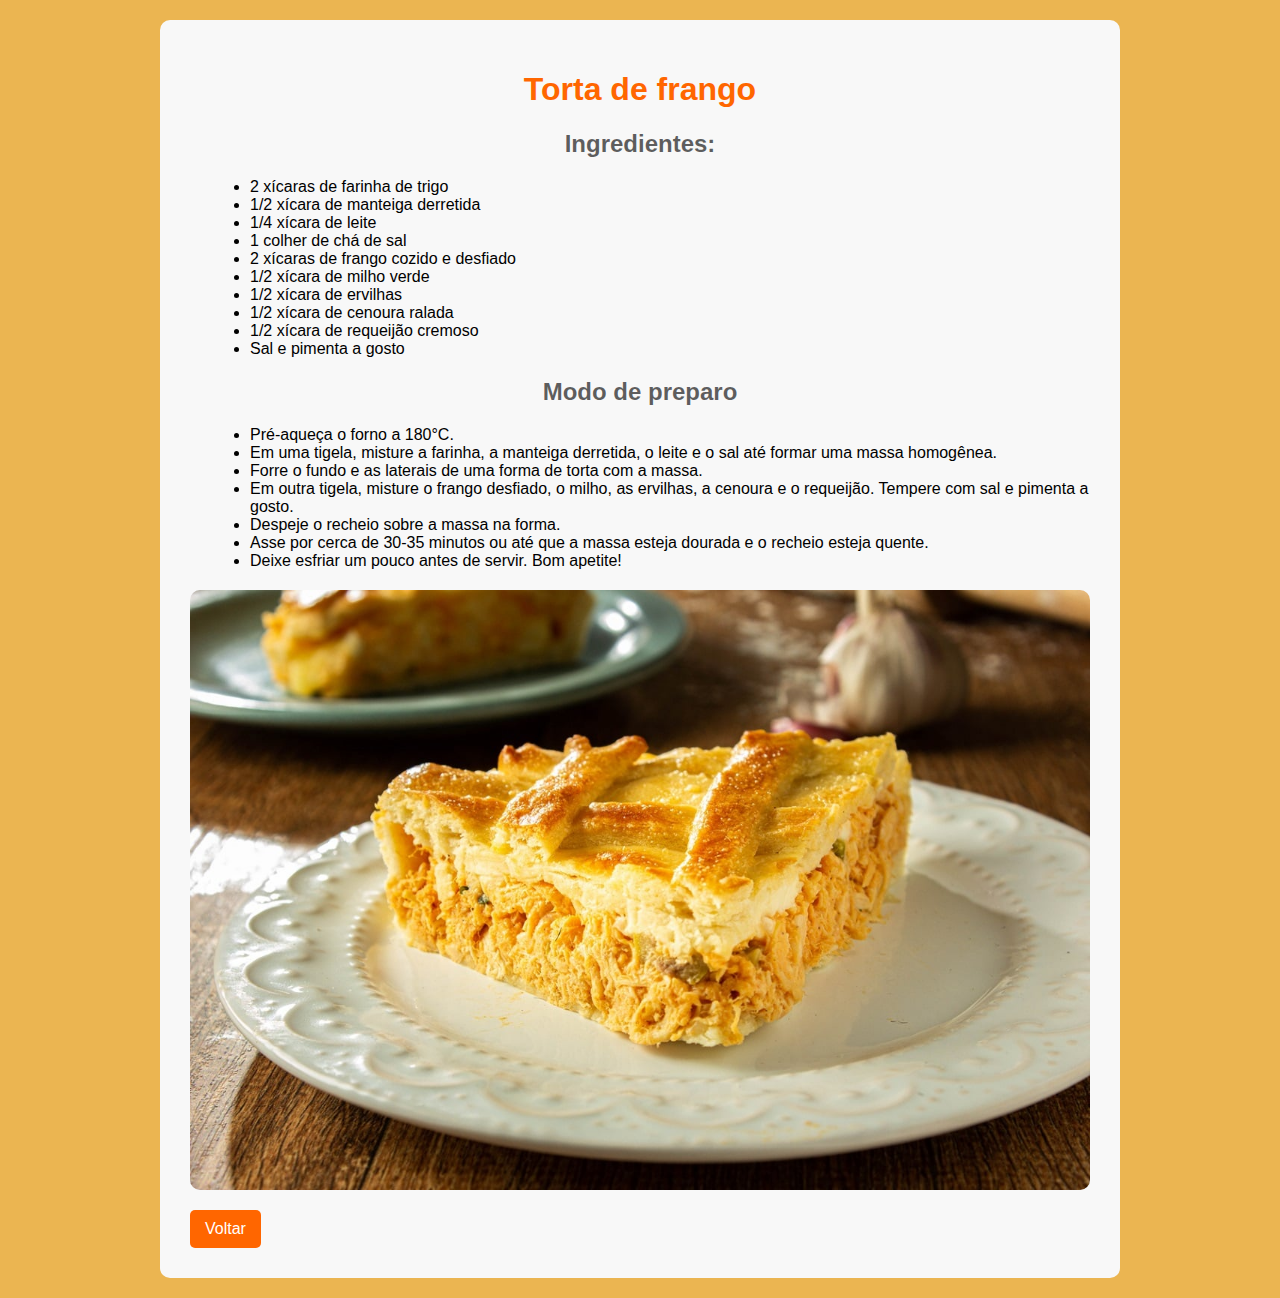
<file: tortafrango.html>
<!DOCTYPE html>
<html lang="en">
<head>
    <meta charset="UTF-8">
    <meta name="viewport" content="width=device-width, initial-scale=1.0">
    <link rel="shortcut icon" href="img/ff.png" type="image/x-icon" />
    <title>Torta de frango</title>
</head>
 <style>
        html{
            scroll-behavior: smooth;
            background-color: #ebb551;
        }
        body {
            font-family: Arial, sans-serif;
            margin: 50px;
            padding: 30px;
            background-color: #f8f8f8;
            border-radius: 10px;
            max-width: 900px;
            margin: 20px auto;
        }

        h1 {
            color: #ff6600;
            text-align: center;
        }

        h2 {
            text-align: center;
            color: rgba(0, 0, 0, 0.623);
        }
        h3 {
            text-align: center;
            color: rgba(0, 0, 0, 0.623);
        }

        p {
            margin-bottom: 10px;
        }

        ul {
            margin-left: 20px;
        }

        img {
            margin-top: 20px;
            border-radius: 10px;
            display: block;
            margin-left: auto;
            margin-right: auto;
            max-width: 100%;
        }

        a {
            display: inline-block;
            margin-top: 20px;
            padding: 10px 15px;
            background-color: #ff6600;
            color: white;
            border-radius: 5px;
            text-decoration: none;
        }

        a:hover {
            background-color: #e65c00;
        }
         /* Responsividade */
    @media (max-width: 600px) {
      body {
        padding: 15px;
      }
    }
    </style>
<body>
    <h1>Torta de frango</h1>
    <h2>Ingredientes:</h2>
    <ul>
        <li>2 xícaras de farinha de trigo</li>
        <li>1/2 xícara de manteiga derretida</li>
        <li>1/4 xícara de leite</li>
        <li>1 colher de chá de sal</li>
        <li>2 xícaras de frango cozido e desfiado</li>
        <li>1/2 xícara de milho verde</li>
        <li>1/2 xícara de ervilhas</li>
        <li>1/2 xícara de cenoura ralada</li>
        <li>1/2 xícara de requeijão cremoso</li>
        <li>Sal e pimenta a gosto</li>
    </ul>
    <h2>Modo de preparo</h2>
    <ul>
        <li>Pré-aqueça o forno a 180°C.</li>
        <li>Em uma tigela, misture a farinha, a manteiga derretida, o leite e o sal até formar uma massa homogênea.</li>
        <li>Forre o fundo e as laterais de uma forma de torta com a massa.</li>
        <li>Em outra tigela, misture o frango desfiado, o milho, as ervilhas, a cenoura e o requeijão. Tempere com sal e pimenta a gosto.</li>
        <li>Despeje o recheio sobre a massa na forma.</li>
        <li>Asse por cerca de 30-35 minutos ou até que a massa esteja dourada e o recheio esteja quente.</li>
        <li>Deixe esfriar um pouco antes de servir. Bom apetite!</li>
    </ul>
    <img src="img/torta-frango.jpg" alt="Torta de frango">
    <a href="index.html">Voltar</a>
</body>
</html>
</file>
<file: style.css>
* {
    box-sizing: border-box;
    margin: 0;
    padding: 0;
}

html {
    scroll-behavior: smooth;
}

body {
    font-family: "Poppins", Arial, sans-serif;
    background: linear-gradient(180deg, #f7f3ff 0%, #fff 100%);
    color: #2b2b2b;
    line-height: 1.5;
    -webkit-font-smoothing: antialiased;
}


.container {
    max-width: 1100px;
    margin: 0 auto;
    padding: 24px;
}



/* Alinhar título cm logo */
.brand-area {
    display: flex;
    align-items: center;
    gap: 10px;
}

/* Tamanho da logo */
.logo {
    width: 50px;
    height: auto;
    border-radius: 8px;
}

/* Evitar quebra no header */
.header-inner {
    display: flex;
    justify-content: space-between;
    align-items: center;
}

.site-header {
    background: #ff7043;
    color: #fff;
}

.header-inner {
    display: flex;
    align-items: center;
    justify-content: space-between;
    padding: 18px 24px;
    gap: 16px;
}

.brand {
    font-size: 1.4rem;
    margin: 0;
}

.main-nav a {
    color: #fff;
    text-decoration: none;
    margin-left: 14px;
    font-weight: 600;
}

.main-nav a:hover {
    opacity: 0.9;
}


.sobre {
    background: #fff;
    border-radius: 10px;
    padding: 20px;
    margin: 18px 0;
    box-shadow: 0 8px 20px rgba(0,0,0,0.06);
}

.sobre h2 {
    text-align: center;
    color: #e64a19;
    margin-bottom: 10px;
}

.lead {
    margin-top: 10px;
}

/* 
   Seções / Cards
    */
.cards-section {
    margin: 18px 0;
}

.cards-section h2 {
    text-align: center;
    background: #e07a5b;
    color: #fff;
    display: inline-block;
    padding: 8px 18px;
    border-radius: 8px;
    margin-bottom: 12px;
    width: 100%;
}

/* Grid */
.grid {
    display: grid;
    grid-template-columns: repeat(auto-fit, minmax(240px, 1fr));
    gap: 18px;
}

.card {
    background: #fff;
    border-radius: 10px;
    overflow: hidden;
    box-shadow: 0 6px 18px rgba(0,0,0,0.08);
    display: flex;
    flex-direction: column;
}

.card img {
    width: 100%;
    height: 180px;
    object-fit: cover;
    display: block;
}

.card h3 {
    font-size: 1.05rem;
    margin: 12px 16px 6px;
    color: #333;
}

.card p {
    margin: 0 16px 12px;
    color: #555;
    flex-grow: 1;
}

.btn {
    display: inline-block;
    margin: 0 16px 16px;
    padding: 10px 14px;
    background: #ff7043;
    color: #fff;
    border-radius: 8px;
    text-decoration: none;
    font-weight: 600;
    text-align: center;
}

/* 
   Footer
    */
.site-footer {
    background: #e64a19;
    color: #fff;
    padding: 18px 0;
    margin-top: 24px;
}

.footer-inner {
    display: flex;
    flex-direction: column;
    align-items: center;
    gap: 10px;
    font-size: 0.95rem;
}

.footer-links {
    display: flex;
    gap: 12px;
    align-items: center;
}

.footer-links a {
    color: #fff;
    text-decoration: none;
    display: inline-flex;
    gap: 8px;
    align-items: center;
    font-weight: 600;
}

.footer-links img {
    width: 20px;
    height: 20px;
    border-radius: 3px;
}




/* 
   Responsividade
  */

@media (max-width: 720px) {
    .header-inner {
        flex-direction: column;
        gap: 8px;
        text-align: center;
    }

    .main-nav a {
        margin: 6px;
        display: inline-block;
    }

    .card img {
        height: 150px;
    }
}
</file>
